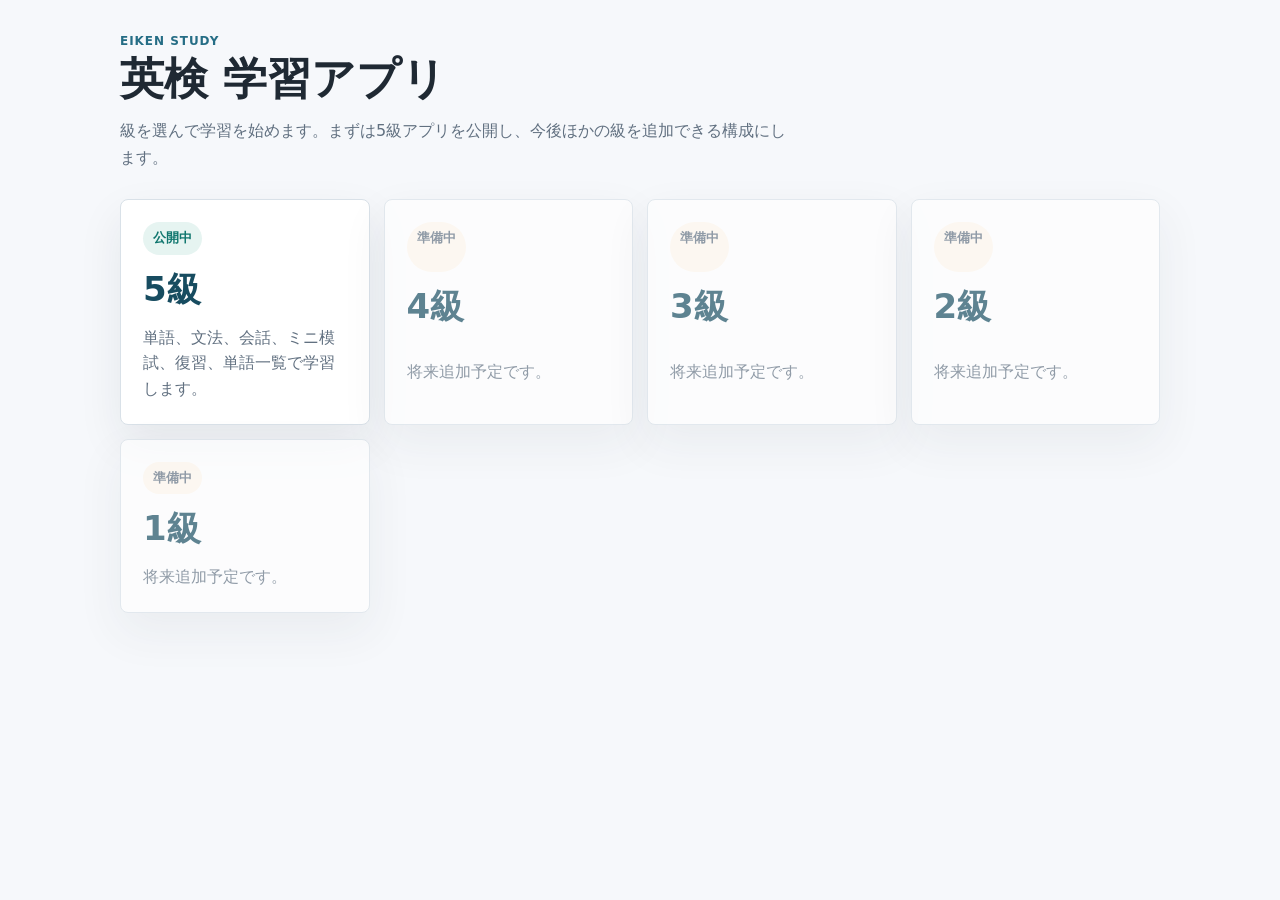
<file: index.html>
﻿<!doctype html>
<html lang="ja">
<head>
  <meta charset="utf-8">
  <meta name="viewport" content="width=device-width, initial-scale=1">
  <title>英検 学習アプリ</title>
  <style>
    :root {
      --bg: #f6f8fb;
      --surface: #ffffff;
      --text: #1f2933;
      --muted: #617080;
      --line: #d9e1e8;
      --primary: #256d85;
      --primary-dark: #174c60;
      --shadow: 0 18px 45px rgba(31, 41, 51, 0.08);
    }

    * { box-sizing: border-box; }

    body {
      margin: 0;
      min-height: 100vh;
      background: var(--bg);
      color: var(--text);
      font-family: "Yu Gothic UI", "Meiryo", system-ui, sans-serif;
    }

    .shell {
      width: min(1040px, calc(100% - 32px));
      margin: 0 auto;
      padding: 34px 0 48px;
    }

    .eyebrow {
      margin: 0 0 6px;
      color: var(--primary);
      font-size: 12px;
      font-weight: 800;
      letter-spacing: 0.08em;
      text-transform: uppercase;
    }

    h1, p { margin: 0; letter-spacing: 0; }

    h1 {
      font-size: clamp(28px, 5vw, 44px);
      line-height: 1.15;
    }

    .lead {
      max-width: 680px;
      margin-top: 12px;
      color: var(--muted);
      line-height: 1.7;
    }

    .grade-grid {
      display: grid;
      grid-template-columns: repeat(auto-fit, minmax(230px, 1fr));
      gap: 14px;
      margin-top: 28px;
    }

    .grade-card {
      display: grid;
      gap: 12px;
      min-height: 174px;
      padding: 22px;
      color: inherit;
      text-decoration: none;
      background: var(--surface);
      border: 1px solid var(--line);
      border-radius: 8px;
      box-shadow: var(--shadow);
      transition: transform 160ms ease, border-color 160ms ease;
    }

    a.grade-card:hover {
      transform: translateY(-2px);
      border-color: var(--primary);
    }

    .grade-card strong {
      font-size: 34px;
      color: var(--primary-dark);
    }

    .grade-card span {
      color: var(--muted);
      line-height: 1.6;
    }

    .status {
      width: fit-content;
      padding: 6px 10px;
      border-radius: 999px;
      background: #fff7ed;
      color: #9a3412;
      font-size: 13px;
      font-weight: 800;
    }

    .status.open {
      background: #e6f4f1;
      color: #0f766e;
    }

    .grade-card.pending {
      opacity: 0.68;
    }
  </style>
</head>
<body>
  <main class="shell">
    <p class="eyebrow">EIKEN STUDY</p>
    <h1>英検 学習アプリ</h1>
    <p class="lead">級を選んで学習を始めます。まずは5級アプリを公開し、今後ほかの級を追加できる構成にします。</p>

    <section class="grade-grid" aria-label="級を選択">
      <a class="grade-card" href="./5/">
        <span class="status open">公開中</span>
        <strong>5級</strong>
        <span>単語、文法、会話、ミニ模試、復習、単語一覧で学習します。</span>
      </a>

      <article class="grade-card pending" aria-label="4級 準備中">
        <span class="status">準備中</span>
        <strong>4級</strong>
        <span>将来追加予定です。</span>
      </article>

      <article class="grade-card pending" aria-label="3級 準備中">
        <span class="status">準備中</span>
        <strong>3級</strong>
        <span>将来追加予定です。</span>
      </article>

      <article class="grade-card pending" aria-label="2級 準備中">
        <span class="status">準備中</span>
        <strong>2級</strong>
        <span>将来追加予定です。</span>
      </article>

      <article class="grade-card pending" aria-label="1級 準備中">
        <span class="status">準備中</span>
        <strong>1級</strong>
        <span>将来追加予定です。</span>
      </article>
    </section>
  </main>
</body>
</html>
</file>
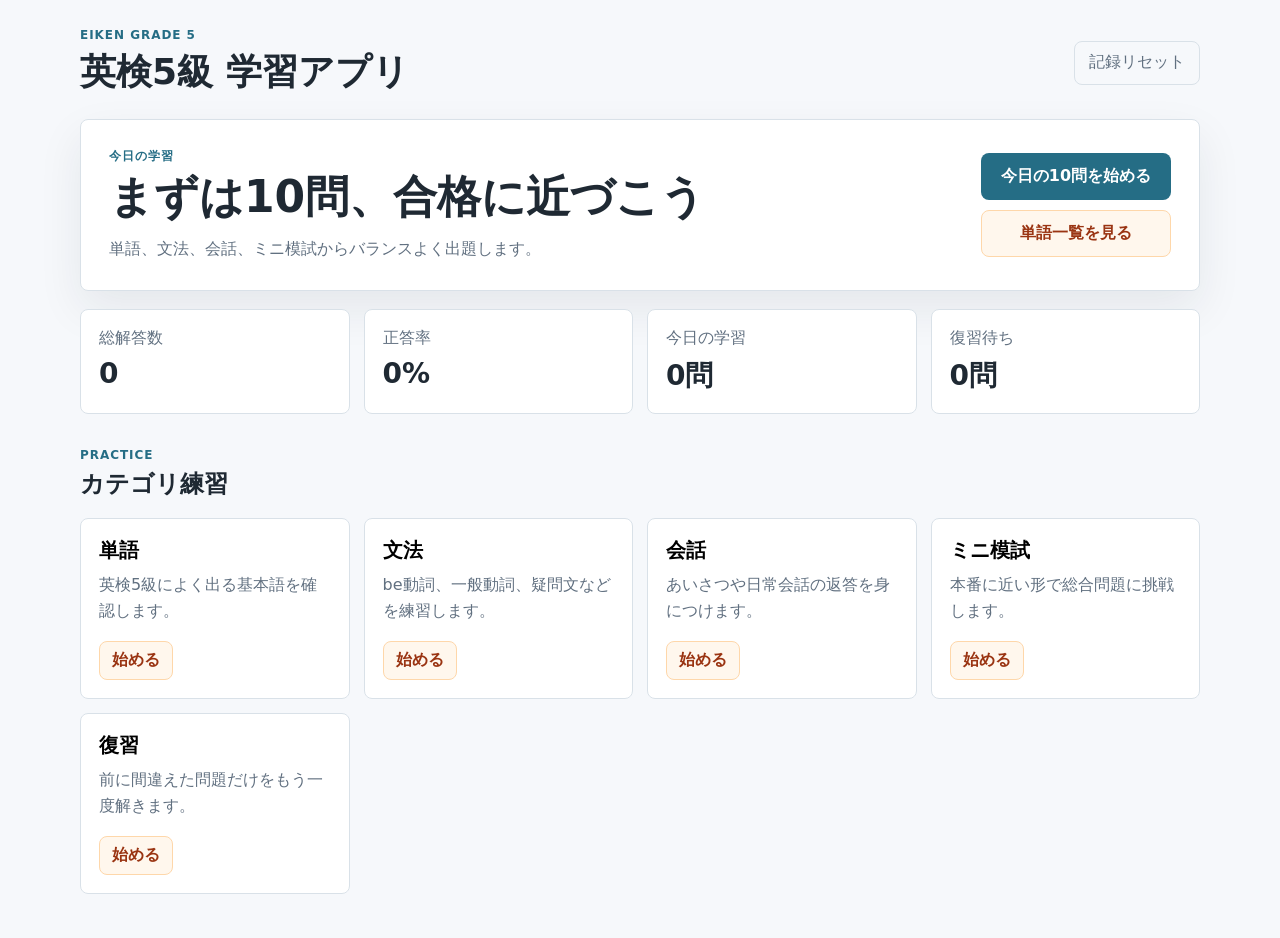
<file: 5/index.html>
<!doctype html>
<html lang="ja">
<head>
  <meta charset="utf-8">
  <meta name="viewport" content="width=device-width, initial-scale=1">
  <title>英検5級 学習アプリ</title>
  <link rel="stylesheet" href="styles.css">
</head>
<body>
  <div class="loading" id="loading">
    <div class="loading-box">
      <div class="loader"></div>
      <p>学習データを準備中...</p>
    </div>
  </div>

  <div class="app-shell">
    <header class="app-header">
      <div>
        <p class="eyebrow">EIKEN GRADE 5</p>
        <h1>英検5級 学習アプリ</h1>
      </div>
      <button class="ghost-button" id="resetButton" type="button">記録リセット</button>
    </header>

    <main>
      <section class="screen active" id="homeScreen" aria-labelledby="homeTitle">
        <div class="hero-panel">
          <div>
            <p class="eyebrow">今日の学習</p>
            <h2 id="homeTitle">まずは10問、合格に近づこう</h2>
            <p class="lead">単語、文法、会話、ミニ模試からバランスよく出題します。</p>
          </div>
          <div class="hero-actions">
            <button class="primary-button" id="startDailyButton" type="button">今日の10問を始める</button>
            <button class="secondary-button" id="openVocabButton" type="button">単語一覧を見る</button>
          </div>
        </div>

        <div class="stats-grid" aria-label="学習記録">
          <article class="stat-card">
            <span>総解答数</span>
            <strong id="totalAnswered">0</strong>
          </article>
          <article class="stat-card">
            <span>正答率</span>
            <strong id="accuracyRate">0%</strong>
          </article>
          <article class="stat-card">
            <span>今日の学習</span>
            <strong id="todayAnswered">0問</strong>
          </article>
          <article class="stat-card">
            <span>復習待ち</span>
            <strong id="reviewCount">0問</strong>
          </article>
        </div>

        <section class="content-section" aria-labelledby="categoryTitle">
          <div class="section-heading">
            <div>
              <p class="eyebrow">Practice</p>
              <h2 id="categoryTitle">カテゴリ練習</h2>
            </div>
          </div>
          <div class="category-grid" id="categoryGrid"></div>
        </section>
      </section>

      <section class="screen" id="quizScreen" aria-labelledby="quizTitle">
        <div class="quiz-topbar">
          <button class="ghost-button" id="backHomeButton" type="button">ホームへ</button>
          <div class="progress-wrap" aria-label="進捗">
            <div class="progress-label">
              <span id="quizTitle">練習</span>
              <span id="questionCounter">1 / 10</span>
            </div>
            <div class="progress-track">
              <div class="progress-bar" id="progressBar"></div>
            </div>
          </div>
        </div>

        <article class="question-panel">
          <p class="question-type" id="questionType">単語</p>
          <h2 id="questionText">Question</h2>
          <div class="reading-row">
            <p class="reading-text" id="readingText">読み方</p>
            <button class="sound-button" id="speakButton" type="button" aria-label="英語を聞く">聞く</button>
          </div>
          <div class="choices" id="choices"></div>
          <div class="feedback" id="feedback" aria-live="polite"></div>
          <button class="primary-button hidden" id="nextButton" type="button">次の問題へ</button>
        </article>
      </section>

      <section class="screen" id="vocabScreen" aria-labelledby="vocabTitle">
        <div class="quiz-topbar">
          <button class="ghost-button" id="vocabHomeButton" type="button">ホームへ</button>
          <div>
            <p class="eyebrow">Vocabulary</p>
            <h2 id="vocabTitle">英検5級 重要単語一覧</h2>
          </div>
        </div>

        <section class="vocab-panel">
          <div class="vocab-toolbar">
            <label class="field-label">
              検索
              <input id="vocabSearch" type="search" placeholder="英単語・読み方・意味で検索">
            </label>
            <label class="field-label">
              カテゴリ
              <select id="vocabGroupFilter"></select>
            </label>
          </div>
          <p class="vocab-count" id="vocabCount">0語</p>
          <div class="vocab-list" id="vocabList"></div>
        </section>
      </section>

      <section class="screen" id="resultScreen" aria-labelledby="resultTitle">
        <article class="result-panel">
          <p class="eyebrow">Result</p>
          <h2 id="resultTitle">結果</h2>
          <p class="result-score" id="resultScore">0 / 0</p>
          <p class="lead" id="resultMessage">おつかれさまでした。</p>
          <div class="mistake-list" id="mistakeList"></div>
          <div class="button-row">
            <button class="primary-button" id="retryButton" type="button">もう一度</button>
            <button class="secondary-button" id="reviewButton" type="button">復習する</button>
            <button class="ghost-button" id="resultHomeButton" type="button">ホームへ</button>
          </div>
        </article>
      </section>
    </main>
  </div>

  <script src="questions.js"></script>
  <script src="vocabulary.js"></script>
  <script src="app.js"></script>
</body>
</html>
</file>
<file: 5/styles.css>
:root {
  --bg: #f6f8fb;
  --surface: #ffffff;
  --surface-soft: #eef4f7;
  --text: #1f2933;
  --muted: #617080;
  --line: #d9e1e8;
  --primary: #256d85;
  --primary-dark: #174c60;
  --accent: #d97706;
  --good: #0f766e;
  --bad: #b42318;
  --shadow: 0 18px 45px rgba(31, 41, 51, 0.08);
}

* {
  box-sizing: border-box;
}

body {
  margin: 0;
  min-height: 100vh;
  background: var(--bg);
  color: var(--text);
  font-family: "Yu Gothic UI", "Meiryo", system-ui, sans-serif;
}

button {
  font: inherit;
}

.loading {
  position: fixed;
  inset: 0;
  z-index: 10;
  display: grid;
  place-items: center;
  background: var(--bg);
  transition: opacity 220ms ease, visibility 220ms ease;
}

body.is-ready .loading {
  visibility: hidden;
  opacity: 0;
}

.loading-box {
  display: grid;
  gap: 14px;
  justify-items: center;
  color: var(--muted);
}

.loader {
  width: 34px;
  height: 34px;
  border: 4px solid var(--line);
  border-top-color: var(--primary);
  border-radius: 50%;
  animation: spin 800ms linear infinite;
}

@keyframes spin {
  to {
    transform: rotate(360deg);
  }
}

.app-shell {
  width: min(1120px, calc(100% - 32px));
  margin: 0 auto;
  padding: 28px 0 44px;
}

.app-header {
  display: flex;
  align-items: center;
  justify-content: space-between;
  gap: 18px;
  margin-bottom: 22px;
}

.app-header h1,
.hero-panel h2,
.content-section h2,
.question-panel h2,
.result-panel h2 {
  margin: 0;
  letter-spacing: 0;
}

.app-header h1 {
  font-size: clamp(24px, 4vw, 36px);
}

.eyebrow {
  margin: 0 0 6px;
  color: var(--primary);
  font-size: 12px;
  font-weight: 700;
  letter-spacing: 0.08em;
  text-transform: uppercase;
}

.screen {
  display: none;
  opacity: 0;
  transform: translateY(8px);
}

.screen.active {
  display: block;
  animation: enter 220ms ease forwards;
}

@keyframes enter {
  to {
    opacity: 1;
    transform: translateY(0);
  }
}

.hero-panel,
.question-panel,
.result-panel {
  background: var(--surface);
  border: 1px solid var(--line);
  border-radius: 8px;
  box-shadow: var(--shadow);
}

.hero-panel {
  display: flex;
  align-items: center;
  justify-content: space-between;
  gap: 24px;
  padding: 28px;
}

.hero-actions {
  display: grid;
  gap: 10px;
  min-width: 190px;
}

.hero-panel h2 {
  font-size: clamp(28px, 5vw, 44px);
  line-height: 1.18;
}

.lead {
  margin: 12px 0 0;
  color: var(--muted);
  line-height: 1.7;
}

.primary-button,
.secondary-button,
.ghost-button,
.sound-button,
.choice-button {
  min-height: 44px;
  border-radius: 8px;
  border: 1px solid transparent;
  cursor: pointer;
  transition: transform 160ms ease, background 160ms ease, border-color 160ms ease;
}

.primary-button {
  padding: 12px 18px;
  background: var(--primary);
  color: #fff;
  font-weight: 700;
}

.primary-button:hover,
.secondary-button:hover,
.ghost-button:hover,
.choice-button:hover {
  transform: translateY(-1px);
}

.primary-button:hover {
  background: var(--primary-dark);
}

.secondary-button {
  padding: 12px 18px;
  background: #fff7ed;
  color: #9a3412;
  border-color: #fed7aa;
  font-weight: 700;
}

.ghost-button {
  padding: 10px 14px;
  background: transparent;
  color: var(--muted);
  border-color: var(--line);
}

.sound-button {
  padding: 10px 16px;
  background: #e6f4f1;
  color: var(--good);
  border-color: #99d6cc;
  font-weight: 800;
}

.stats-grid,
.category-grid {
  display: grid;
  grid-template-columns: repeat(4, minmax(0, 1fr));
  gap: 14px;
  margin-top: 18px;
}

.stat-card,
.category-card {
  background: var(--surface);
  border: 1px solid var(--line);
  border-radius: 8px;
  padding: 18px;
}

.stat-card span,
.category-card p {
  color: var(--muted);
}

.stat-card strong {
  display: block;
  margin-top: 8px;
  font-size: 28px;
}

.content-section {
  margin-top: 34px;
}

.section-heading {
  display: flex;
  align-items: end;
  justify-content: space-between;
}

.category-card {
  min-height: 152px;
  text-align: left;
}

.category-card h3 {
  margin: 0 0 8px;
  font-size: 20px;
}

.category-card p {
  min-height: 48px;
  margin: 0 0 18px;
  line-height: 1.6;
}

.category-card .secondary-button {
  display: inline-flex;
  align-items: center;
  min-height: 36px;
  padding: 8px 12px;
}

.quiz-topbar {
  display: grid;
  grid-template-columns: auto 1fr;
  gap: 18px;
  align-items: center;
  margin-bottom: 16px;
}

.progress-label {
  display: flex;
  justify-content: space-between;
  gap: 12px;
  margin-bottom: 8px;
  color: var(--muted);
  font-weight: 700;
}

.progress-track {
  height: 10px;
  overflow: hidden;
  background: var(--line);
  border-radius: 999px;
}

.progress-bar {
  width: 0%;
  height: 100%;
  background: var(--accent);
  transition: width 180ms ease;
}

.question-panel,
.result-panel {
  max-width: 780px;
  margin: 0 auto;
  padding: 28px;
}

.question-type {
  display: inline-flex;
  margin: 0 0 14px;
  padding: 6px 10px;
  background: var(--surface-soft);
  color: var(--primary-dark);
  border-radius: 999px;
  font-size: 13px;
  font-weight: 700;
}

#questionText {
  font-size: clamp(24px, 4vw, 34px);
  line-height: 1.4;
}

.reading-row {
  display: flex;
  align-items: center;
  justify-content: space-between;
  gap: 12px;
  margin-top: 16px;
  padding: 12px 14px;
  background: var(--surface-soft);
  border-radius: 8px;
}

.reading-text {
  margin: 0;
  color: var(--muted);
  font-weight: 700;
  line-height: 1.6;
}

.choices {
  display: grid;
  gap: 12px;
  margin-top: 24px;
}

.choice-row {
  display: grid;
  grid-template-columns: 1fr auto;
  gap: 8px;
  align-items: stretch;
}

.choice-button {
  width: 100%;
  padding: 15px 16px;
  background: #fff;
  color: var(--text);
  border-color: var(--line);
  text-align: left;
  font-weight: 700;
}

.choice-sound-button {
  width: 50px;
  min-height: 50px;
  border: 1px solid #99d6cc;
  border-radius: 8px;
  background: #e6f4f1;
  color: var(--good);
  cursor: pointer;
  font-weight: 800;
  transition: transform 160ms ease, background 160ms ease;
}

.choice-sound-button:hover {
  transform: translateY(-1px);
  background: #d3efea;
}

.choice-button.correct {
  background: #ecfdf5;
  border-color: #5eead4;
  color: var(--good);
}

.choice-button.incorrect {
  background: #fff1f2;
  border-color: #fda4af;
  color: var(--bad);
}

.choice-button:disabled {
  cursor: default;
  transform: none;
}

.choice-sound-button:disabled {
  cursor: default;
  opacity: 0.55;
  transform: none;
}

.feedback {
  min-height: 72px;
  margin-top: 18px;
  padding: 14px 16px;
  background: var(--surface-soft);
  border-radius: 8px;
  color: var(--muted);
  line-height: 1.7;
}

.feedback.good {
  background: #ecfdf5;
  color: var(--good);
}

.feedback.bad {
  background: #fff1f2;
  color: var(--bad);
}

.hidden {
  display: none;
}

#nextButton {
  margin-top: 14px;
}

.result-score {
  margin: 12px 0;
  font-size: clamp(38px, 8vw, 64px);
  font-weight: 800;
  color: var(--primary);
}

.mistake-list {
  display: grid;
  gap: 10px;
  margin: 22px 0;
}

.mistake-item {
  padding: 14px;
  background: var(--surface-soft);
  border-radius: 8px;
  color: var(--muted);
}

.button-row {
  display: flex;
  flex-wrap: wrap;
  gap: 10px;
}

.vocab-panel {
  padding: 22px;
  background: var(--surface);
  border: 1px solid var(--line);
  border-radius: 8px;
  box-shadow: var(--shadow);
}

.vocab-toolbar {
  display: grid;
  grid-template-columns: 1fr minmax(180px, 260px);
  gap: 12px;
  align-items: end;
}

.field-label {
  display: grid;
  gap: 7px;
  color: var(--muted);
  font-size: 13px;
  font-weight: 700;
}

.field-label input,
.field-label select {
  width: 100%;
  min-height: 44px;
  padding: 10px 12px;
  border: 1px solid var(--line);
  border-radius: 8px;
  background: #fff;
  color: var(--text);
  font: inherit;
}

.vocab-count {
  margin: 18px 0 10px;
  color: var(--muted);
  font-weight: 700;
}

.vocab-list {
  display: grid;
  gap: 8px;
}

.vocab-item {
  display: grid;
  grid-template-columns: minmax(120px, 1fr) minmax(120px, 1fr) minmax(160px, 1.5fr) auto;
  gap: 10px;
  align-items: center;
  min-height: 58px;
  padding: 10px 12px;
  border: 1px solid var(--line);
  border-radius: 8px;
  background: #fff;
}

.vocab-word {
  font-size: 18px;
  font-weight: 800;
}

.vocab-reading,
.vocab-meaning {
  color: var(--muted);
  line-height: 1.5;
}

.vocab-group {
  display: inline-flex;
  width: fit-content;
  margin-top: 4px;
  padding: 4px 8px;
  border-radius: 999px;
  background: var(--surface-soft);
  color: var(--primary-dark);
  font-size: 12px;
  font-weight: 700;
}

@media (max-width: 820px) {
  .app-header,
  .hero-panel,
  .quiz-topbar {
    align-items: stretch;
    grid-template-columns: 1fr;
    flex-direction: column;
  }

  .stats-grid,
  .category-grid {
    grid-template-columns: repeat(2, minmax(0, 1fr));
  }

  .vocab-toolbar,
  .vocab-item {
    grid-template-columns: 1fr;
  }
}

@media (max-width: 560px) {
  .app-shell {
    width: min(100% - 20px, 1120px);
    padding-top: 18px;
  }

  .stats-grid,
  .category-grid {
    grid-template-columns: 1fr;
  }

  .hero-panel,
  .question-panel,
  .result-panel,
  .vocab-panel,
  .stat-card,
  .category-card {
    padding: 18px;
  }
}
</file>
